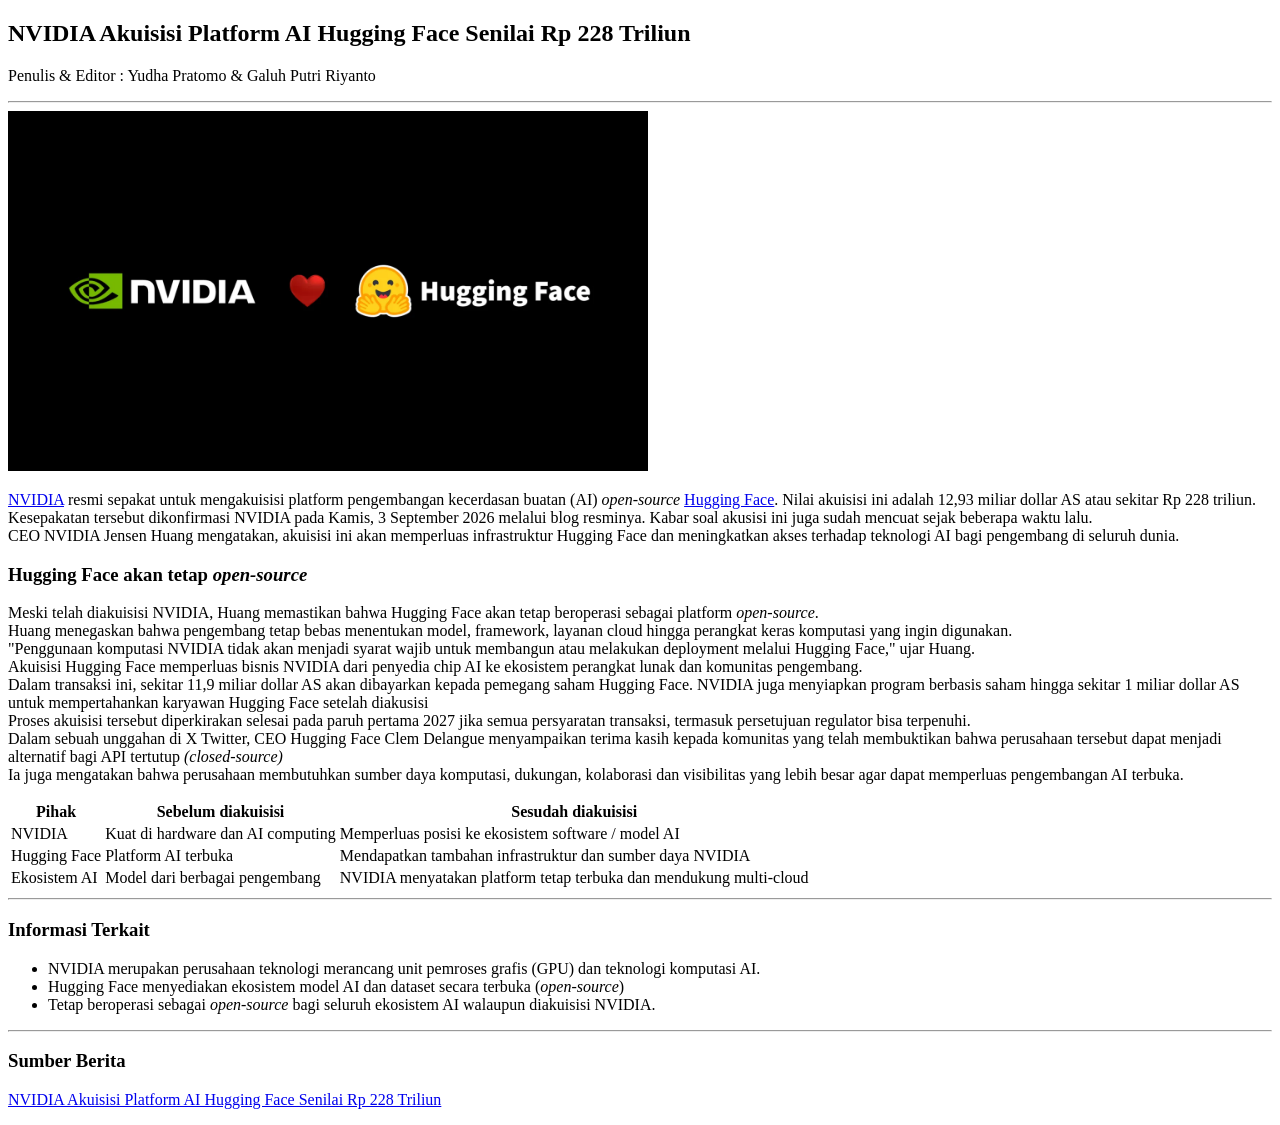
<file: pertemuan-2/index.html>
<!DOCTYPE html>
<html lang="en">

<head>
    <meta charset="UTF-8">
    <meta name="viewport" content="width=device-width, initial-scale=1.0">
    <title>Berita - NVIDIA Akuisisi Platform AI Hugging Face</title>
</head>

<body>
    <section>
        <div class="headline">
            <h1>NVIDIA Akuisisi Platform AI Hugging Face Senilai Rp 228 Triliun</h1>
            <p>Penulis & Editor : Yudha Pratomo & Galuh Putri Riyanto</p>
            <hr>
            <img src="images/nvidia-hugging-face.webp" alt="ilustrasi nvidia dan hugging face" width="640" height="360">
        </div>
        <div class="content">
            <p>
                <a href="https://id.wikipedia.org/wiki/NVIDIA" target="_blank">NVIDIA</a> resmi sepakat untuk
                mengakuisisi platform pengembangan kecerdasan buatan (AI) <i>open-source</i>
                <a href="https://id.wikipedia.org/wiki/Hugging_Face" target="_blank">Hugging Face</a>. Nilai akuisisi
                ini adalah 12,93 miliar dollar AS atau sekitar Rp 228 triliun.
                <br>
                Kesepakatan tersebut dikonfirmasi
                NVIDIA pada Kamis, 3 September 2026 melalui blog resminya. Kabar soal
                akusisi ini juga sudah mencuat sejak beberapa waktu lalu.
                <br>
                CEO NVIDIA Jensen Huang mengatakan, akuisisi ini akan memperluas infrastruktur Hugging Face dan
                meningkatkan akses terhadap teknologi AI bagi pengembang di seluruh dunia.
            </p>
            <h3>Hugging Face akan tetap <i>open-source</i></h3>
            <p>
                Meski telah diakuisisi NVIDIA, Huang memastikan bahwa Hugging Face akan tetap beroperasi sebagai
                platform <i>open-source</i>.
                <br>
                Huang menegaskan bahwa pengembang tetap bebas menentukan model, framework, layanan cloud hingga
                perangkat keras komputasi yang ingin digunakan.
                <br>
                "Penggunaan komputasi NVIDIA tidak akan menjadi syarat wajib untuk membangun atau melakukan deployment
                melalui Hugging Face," ujar Huang.
                <br>
                Akuisisi Hugging Face memperluas bisnis NVIDIA dari penyedia chip AI ke ekosistem perangkat lunak dan
                komunitas pengembang.
                <br>
                Dalam transaksi ini, sekitar 11,9 miliar dollar AS akan dibayarkan kepada pemegang saham Hugging Face.
                NVIDIA juga menyiapkan program berbasis saham hingga sekitar 1 miliar dollar AS untuk mempertahankan
                karyawan Hugging Face setelah diakusisi
                <br>
                Proses akuisisi tersebut diperkirakan selesai pada paruh pertama 2027 jika semua persyaratan transaksi,
                termasuk persetujuan regulator bisa terpenuhi.
                <br>
                Dalam sebuah unggahan di X Twitter, CEO Hugging Face Clem Delangue menyampaikan terima kasih kepada
                komunitas yang telah membuktikan bahwa perusahaan tersebut dapat menjadi alternatif bagi API tertutup
                <i>(closed-source)</i>
                <br>
                Ia juga mengatakan bahwa perusahaan membutuhkan sumber daya komputasi, dukungan, kolaborasi dan
                visibilitas yang lebih besar agar dapat memperluas pengembangan AI terbuka.
                <br>
            </p>
            <div class="table">
                <table>
                    <tr>
                        <th>Pihak</th>
                        <th>Sebelum diakuisisi</th>
                        <th>Sesudah diakuisisi</th>
                    </tr>
                    <tr>
                        <td>NVIDIA</td>
                        <td>Kuat di hardware dan AI computing</td>
                        <td>Memperluas posisi ke ekosistem software / model AI</td>
                    </tr>
                    <tr>
                        <td>Hugging Face</td>
                        <td>Platform AI terbuka</td>
                        <td>Mendapatkan tambahan infrastruktur dan sumber daya NVIDIA</td>
                    </tr>
                    <tr>
                        <td>Ekosistem AI</td>
                        <td>Model dari berbagai pengembang</td>
                        <td>NVIDIA menyatakan platform tetap terbuka dan mendukung multi-cloud</td>
                    </tr>
                </table>
            </div>
            <hr>
            <div class="list">
                <h3>Informasi Terkait</h3>
                <ul>
                    <li>NVIDIA merupakan perusahaan teknologi merancang unit pemroses grafis (GPU) dan teknologi
                        komputasi AI.</li>
                    <li>Hugging Face menyediakan ekosistem model AI dan dataset secara terbuka (<i>open-source</i>)</li>
                    <li>Tetap beroperasi sebagai <i>open-source</i> bagi seluruh ekosistem AI walaupun diakuisisi
                        NVIDIA.</li>
                </ul>
            </div>
            <hr>
            <div class="news">
                <h3>Sumber Berita</h3>
                <p><a href="https://tekno.kompas.com/read/2026/09/04/07000077/nvidia-akuisisi-platform-ai-hugging-face-senilai-rp-228-triliun?page=1"
                        target="_blank">NVIDIA Akuisisi Platform AI Hugging Face Senilai Rp 228
                        Triliun</a></p>
            </div>
        </div>
    </section>

</body>

</html>
</file>
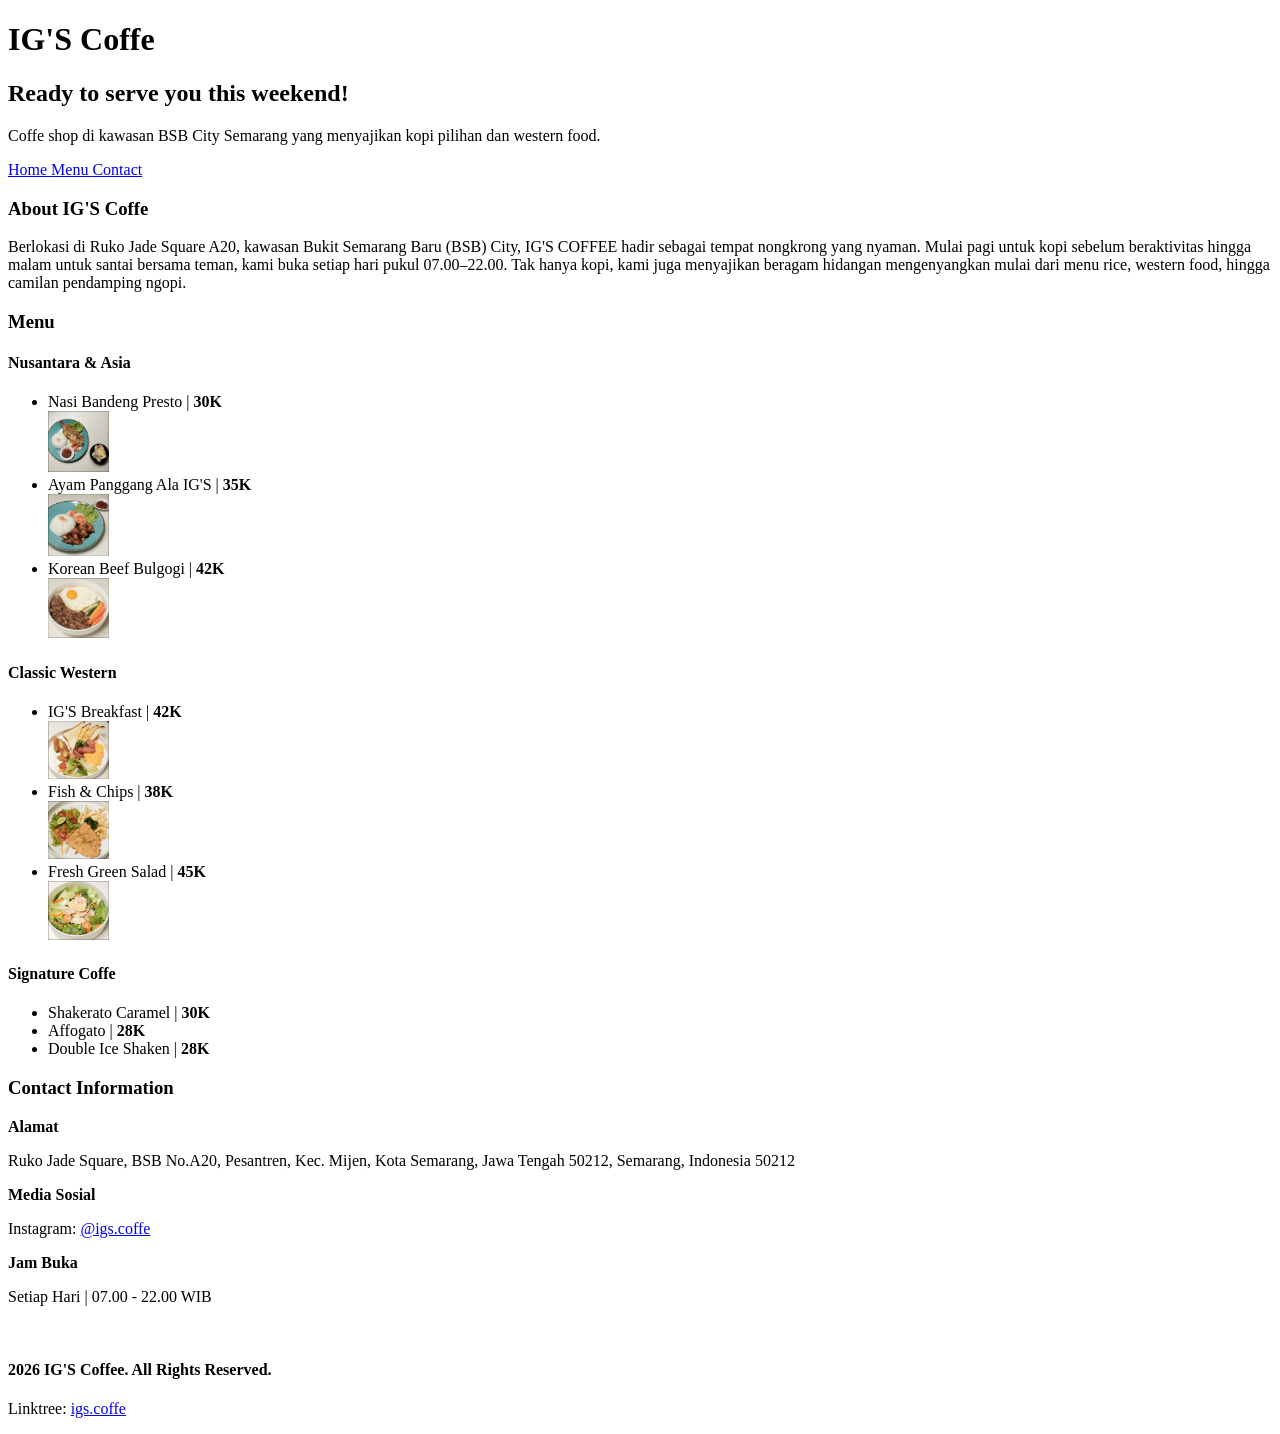
<file: pertemuan-3/index.html>
<!DOCTYPE html>
<html lang="en">

<head>
    <meta charset="UTF-8">
    <meta name="viewport" content="width=device-width, initial-scale=1.0">
    <title>IG'S Coffe</title>
</head>

<body>
    <header>
        <h1>IG'S Coffe</h1>
        <h2>Ready to serve you this weekend!</h2>
        <p>Coffe shop di kawasan BSB City Semarang yang menyajikan kopi pilihan dan western food.</p>
    </header>
    <nav>
        <a href="index.html">Home </a><a href="#menu">Menu </a><a href="#contact">Contact </a>
    </nav>
    <main>
        <section id="about">
            <h3>About IG'S Coffe</h3>
            <p>Berlokasi di Ruko Jade Square A20, kawasan Bukit Semarang Baru (BSB) City, IG'S COFFEE hadir sebagai
                tempat nongkrong
                yang nyaman. Mulai pagi untuk kopi sebelum beraktivitas hingga malam untuk
                santai bersama teman, kami buka setiap hari pukul 07.00–22.00.

                Tak hanya kopi, kami juga menyajikan beragam hidangan mengenyangkan mulai dari menu rice, western
                food, hingga camilan
                pendamping ngopi.</p>
        </section>
        <section id="menu">
            <h3>Menu</h3>
            <div id="nusantara">
                <h4>Nusantara & Asia</h4>
                <ul>
                    <li>Nasi Bandeng Presto | <b>30K</b></li>
                    <img src="images/makanan/bandeng.jpg" alt="ikan bandeng" width="5%">
                    <li>Ayam Panggang Ala IG'S | <b>35K</b></li>
                    <img src="images/makanan/ayam.jpg" alt="ayam panggang" width="5%">
                    <li>Korean Beef Bulgogi | <b>42K</b></li>
                    <img src="images/makanan/bulgogi.jpg" alt="olahan daging korea" width="5%">

                </ul>
            </div>
            <div id="western">
                <h4>Classic Western</h4>
                <ul>
                    <li>IG'S Breakfast | <b>42K</b></li>
                    <img src="images/makanan/breakfast.jpg" alt="sarapan paket lengkap" width="5%">
                    <li>Fish & Chips | <b>38K</b></li>
                    <img src="images/makanan/fish.jpg" alt="cemilan ikan goreng dan kentang" width="5%">
                    <li>Fresh Green Salad | <b>45K</b></li>
                    <img src="images/makanan/salad.jpg" alt="salad" width="5%">

                </ul>
            </div>
            <div id="coffe">
                <h4>Signature Coffe</h4>
                <ul>
                    <li>Shakerato Caramel | <b>30K</b></li>
                    <li>Affogato | <b>28K</b></li>
                    <li>Double Ice Shaken | <b>28K</b></li>
                </ul>
            </div>
        </section>
        <section id="contact">
            <h3>Contact Information</h3>
            <b>
                <p>Alamat</p>
            </b>
            <p>Ruko Jade Square, BSB No.A20, Pesantren, Kec. Mijen, Kota Semarang, Jawa Tengah 50212, Semarang,
                Indonesia 50212</p>
            <b>Media Sosial</b>
            <p>
                Instagram:
                <a href="https://www.instagram.com/igs.coffee/" target="_blank">
                    @igs.coffe
                </a>
            </p>
            <b>
                <p>Jam Buka</p>
            </b>
            <p>Setiap Hari | 07.00 - 22.00 WIB</p>
        </section>
    </main>
    <br>
    <footer>
        <h4>2026 IG'S Coffee. All Rights Reserved.</h4>
        <p>
            Linktree:
            <a href="https://linktr.ee/igs.coffee?utm_source=linktree_profile_share&ltsid=1b65ba39-3639-43ab-958d-df364a76e97b"
                target="_blank">
                igs.coffe
            </a>
        </p>
    </footer>
</body>

</html>
</file>
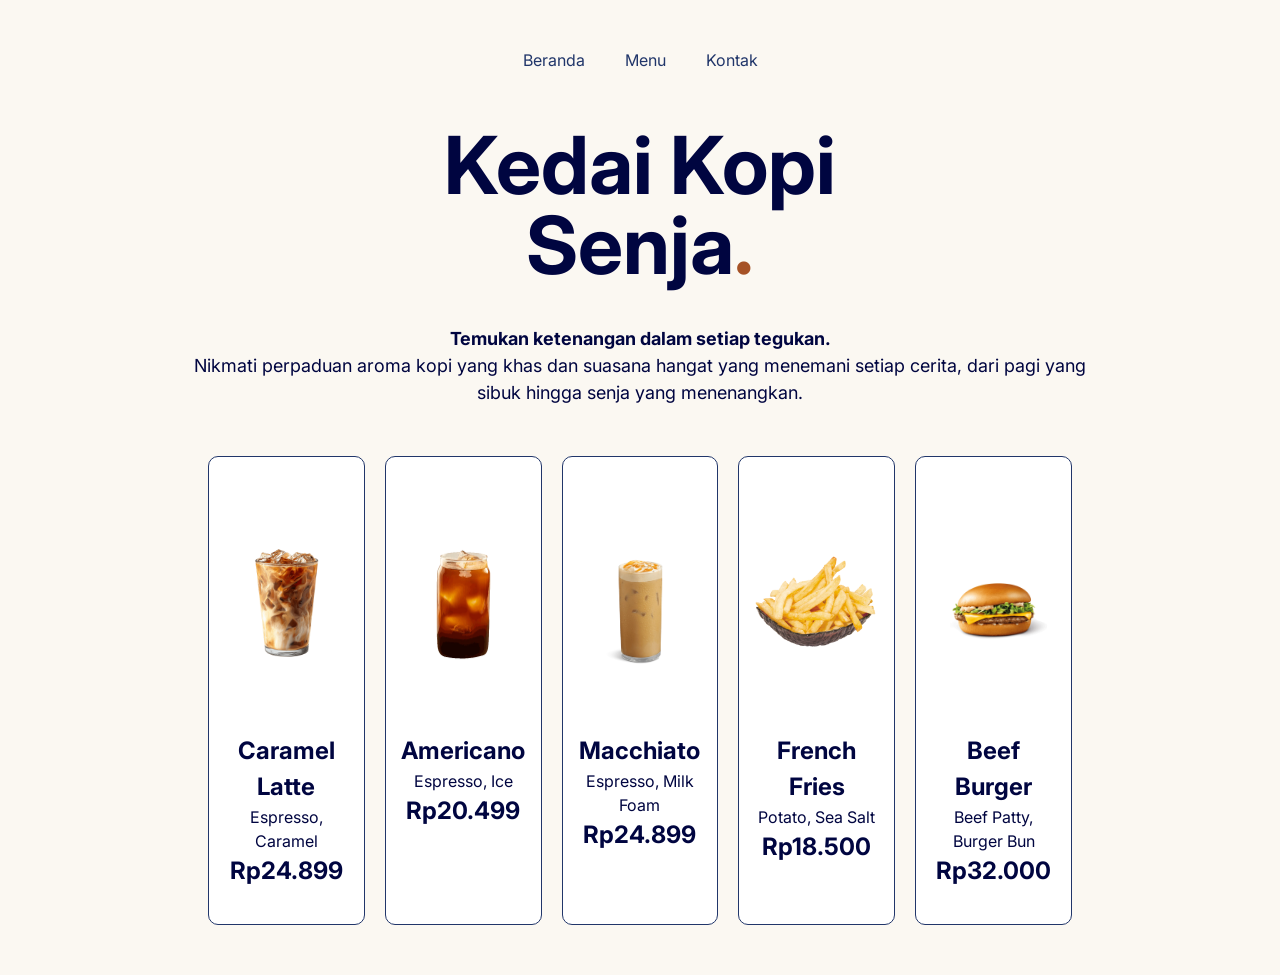
<file: pertemuan-4/index.html>
<!DOCTYPE html>
<html lang="en">

<head>
	<meta charset="UTF-8">
	<meta name="viewport" content="width=device-width, initial-scale=1.0">
	<title>Website Kopi Senja</title>
	<link rel="stylesheet" href="style.css">
	<link rel="preconnect" href="https://fonts.googleapis.com">
	<link rel="preconnect" href="https://fonts.gstatic.com" crossorigin>
	<link
		href="https://fonts.googleapis.com/css2?family=Inter:ital,opsz,wght@0,14..32,100..900;1,14..32,100..900&display=swap"
		rel="stylesheet">
</head>

<body>
	<nav class="navbar">
		<ul>
			<li><a href="#content">Beranda</a></li>
			<li><a href="#menu">Menu</a></li>
			<li><a href="#contact">Kontak</a></li>
		</ul>
	</nav>
	<div class="content" id="content">
		<header>
			<h1>Kedai Kopi <br>Senja<span style="color: var(--secondary-color);">.</span></h1>
			<p style="font-size: 18px;"><b>Temukan ketenangan dalam setiap tegukan.</b> <br>
				Nikmati perpaduan aroma kopi yang khas dan suasana hangat yang menemani setiap cerita, dari pagi yang
				sibuk hingga senja yang menenangkan.</p>
		</header>
		<main>
			<section id="menu">
				<div class="card">
					<img src="images/latte.png" alt="Caramel Latte">
					<div class="card-content">
						<h2>Caramel Latte</h2>
						<p>Espresso, Caramel</p>
						<h2>Rp24.899</h2>
					</div>
				</div>
				<div class="card">
					<img src="images/americano.png" alt="Americano">
					<div class="card-content">
						<h2>Americano</h2>
						<p>Espresso, Ice</p>
						<h2>Rp20.499</h2>
					</div>
				</div>
				<div class="card">
					<img src="images/macchiato.png" alt="Macchiato">
					<div class="card-content">
						<h2>Macchiato</h2>
						<p>Espresso, Milk Foam</p>
						<h2>Rp24.899</h2>
					</div>
				</div>
				<div class="card">
					<img src="images/fries.png" alt="French Fries">
					<div class="card-content">
						<h2>French Fries</h2>
						<p>Potato, Sea Salt</p>
						<h2>Rp18.500</h2>
					</div>
				</div>
				<div class="card">
					<img src="images/beef.png" alt="Beef Burger">
					<div class="card-content">
						<h2>Beef Burger</h2>
						<p>Beef Patty, Burger Bun</p>
						<h2>Rp32.000</h2>
					</div>
				</div>
			</section>
			<section id="">

			</section>
		</main>
	</div>

</body>

</html>
</file>
<file: pertemuan-4/style.css>
:root{
    --bg-primary-color: #fbf8f2;
    --bg-secondary-color: #21366a;
    --primary-color: #000540;
    --secondary-color: #a65226;
    --nav-bg-color: #fdfdfc;
}

*{
    padding: 0;
    margin: 0;
    font-family: 'Inter', sans-serif;
    font-optical-sizing: auto;
    font-style: normal;
    line-height: 1.5;
}

body{
    background-color: var(--bg-primary-color);
    color: var(--primary-color);

}

.navbar{
    margin: 25px auto ;
    width: fit-content;

}
.navbar ul {
    list-style-type: none;
    display: flex;         
    gap: 8px;              
    padding: 10px 20px;
    border-radius: 5px;
}

.navbar ul li a{
    text-decoration: none;
    padding: 13px 16px;      
    display: block;
    color: var(--bg-secondary-color);
}

.navbar ul li a:hover{
    background-color: var(--bg-secondary-color);
    color: var(--bg-primary-color);
    border-radius: 5px;
}
.content{
    margin: 50px 15%;
}

header{
    align-items: center;
    text-align: center;
    margin-bottom: 50px;
}

header h1{
    margin-bottom: 20px;
    line-height: 0.5;
    font-size: 80px;
}

#menu {
    display: flex;
    justify-content: center;
    gap: 20px;
    padding: 0 16px;
}

.card {
    max-width: 300px;
    min-width: 0;
    padding: 20px 15px 35px;
    border: 1px solid var(--bg-secondary-color);
    border-radius: 10px;
    text-align: center;
    background-color: white;
    transition: 0.3s;
}

.card:hover{
    background-color: var(--bg-secondary-color);
    border: 1px solid var(--bg-primary-color);
    color: var(--bg-primary-color);
}

.card img {
    max-width: 100%;
    height: auto;
    object-fit: contain;
    background-color: transparent;
}

.card img{
    width: 250px;
    height: 250px;
}
</file>
